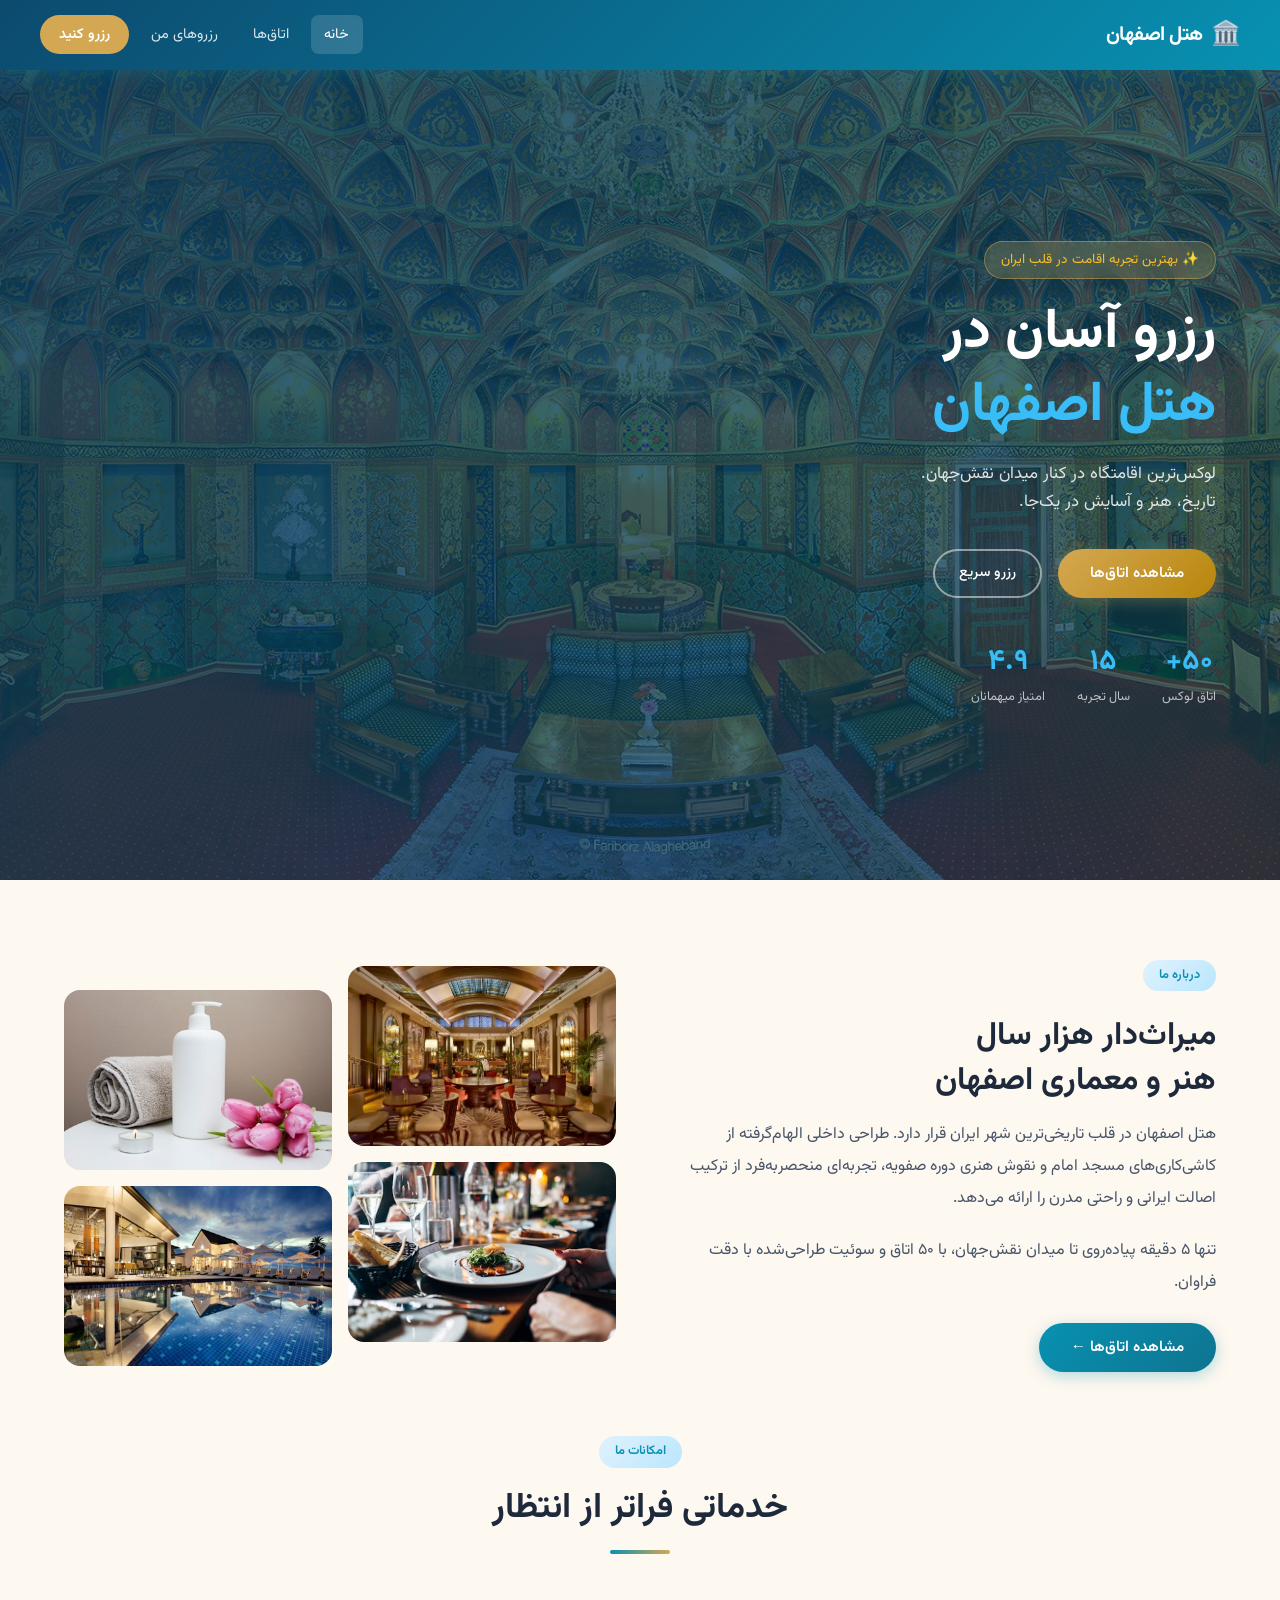
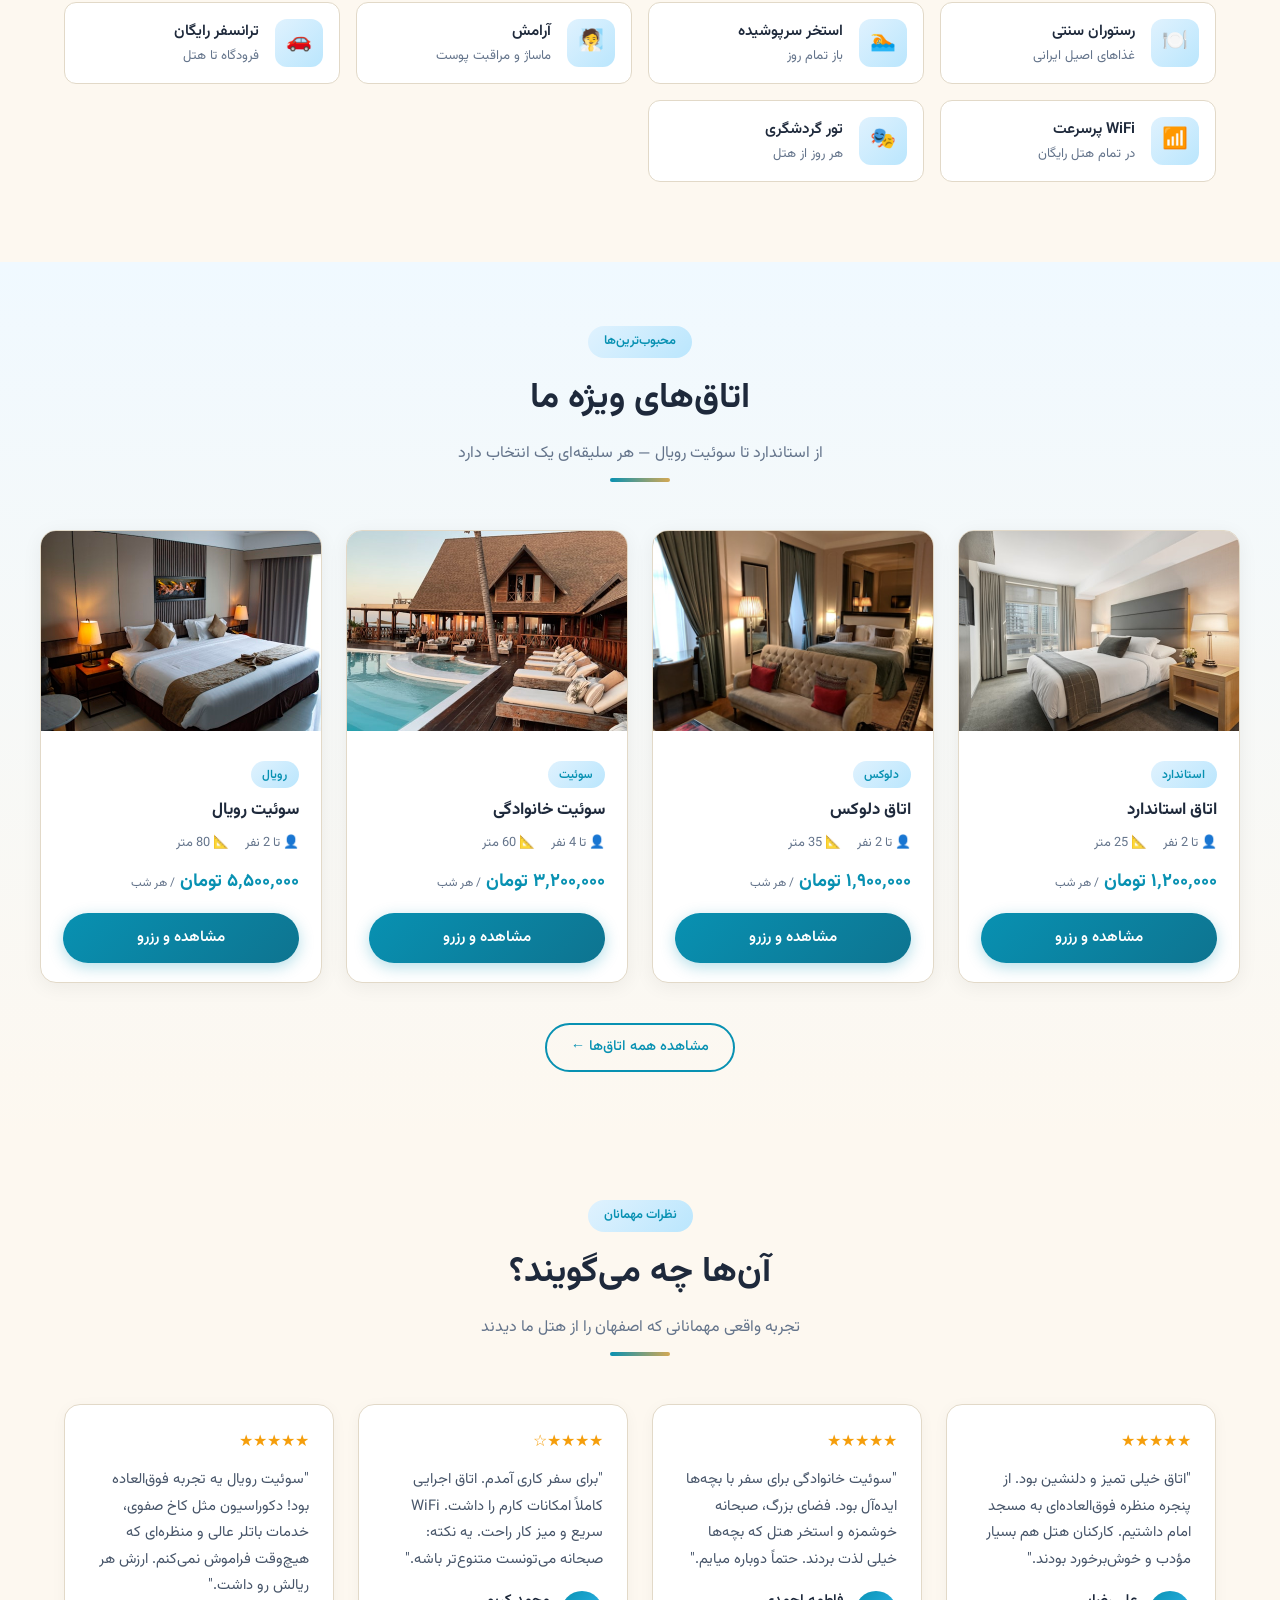
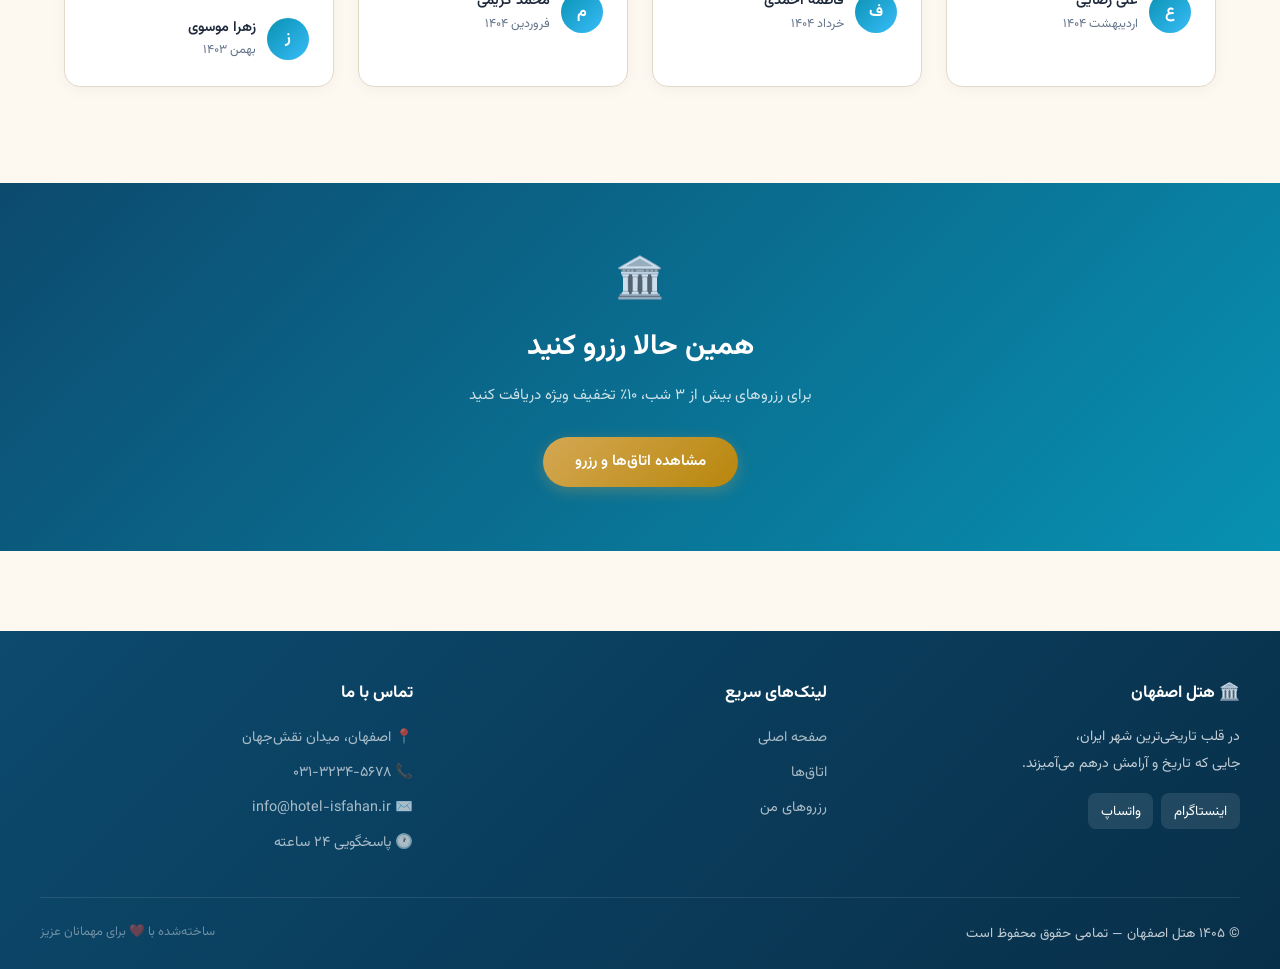
<file: index.html>
<!DOCTYPE html>
<html lang="fa" dir="rtl">
<head>
  <meta charset="UTF-8" />
  <meta name="viewport" content="width=device-width, initial-scale=1.0" />
  <title>هتل اصفهان — رزرو آسان</title>
  <link rel="stylesheet" href="css/style.css" />
  <link rel="icon" type="image/ico" href="image/fav.ico" />
</head>
<body>

  <nav class="navbar">
    <div class="navbar-inner">
      <a href="index.html" class="navbar-logo">
        <span class="logo-icon">🏛️</span>
        <span>هتل اصفهان</span>
      </a>

      <ul class="navbar-links">
        <li><a href="index.html" class="active">خانه</a></li>
        <li><a href="rooms.html">اتاق‌ها</a></li>
        <li><a href="my-bookings.html">رزروهای من</a></li>
        <li><a href="rooms.html" class="btn-nav-book">رزرو کنید</a></li>
      </ul>

      <button class="menu-btn" id="menuBtn" type="button" aria-label="منو" aria-expanded="false">
        <span class="menu-icon-open">☰</span>
        <span class="menu-icon-close">✕</span>
      </button>
    </div>

    <div class="mobile-menu" id="mobileMenu">
      <a href="index.html"><span class="mm-icon">🏠</span> خانه</a>
      <a href="rooms.html"><span class="mm-icon">🛏️</span> اتاق‌ها</a>
      <a href="my-bookings.html"><span class="mm-icon">📋</span> رزروهای من</a>
      <a href="rooms.html" class="btn-mobile-book">رزرو کنید</a>
    </div>
  </nav>

  <section class="hero">
    <div class="hero-bg"></div>
    <div class="hero-overlay"></div>

    <div class="hero-content">
      <div class="hero-badge fade-in">✨ بهترین تجربه اقامت در قلب ایران</div>
      <h1 class="fade-in fade-in-delay-1">
        رزرو آسان در<br/>
        <span class="accent">هتل اصفهان</span>
      </h1>
      <p class="fade-in fade-in-delay-2">
        لوکس‌ترین اقامتگاه در کنار میدان نقش‌جهان.<br/>
        تاریخ، هنر و آسایش در یک‌جا.
      </p>
      <div class="flex gap-4 flex-wrap fade-in fade-in-delay-3">
        <a href="rooms.html" class="btn-gold">مشاهده اتاق‌ها</a>
        <a href="rooms.html" class="btn-outline text-white" style="border-color:rgba(255,255,255,0.5)">رزرو سریع</a>
      </div>

      <!-- آمار کوچک -->
      <div class="flex gap-8 mt-10 fade-in fade-in-delay-4" style="flex-wrap:wrap;">
        <div style="color:white; text-align:center;">
          <div style="font-size:1.8rem; font-weight:700; color:#38bdf8;">۵۰+</div>
          <div style="font-size:0.8rem; color:rgba(255,255,255,0.7);">اتاق لوکس</div>
        </div>
        <div style="color:white; text-align:center;">
          <div style="font-size:1.8rem; font-weight:700; color:#38bdf8;">۱۵</div>
          <div style="font-size:0.8rem; color:rgba(255,255,255,0.7);">سال تجربه</div>
        </div>
        <div style="color:white; text-align:center;">
          <div style="font-size:1.8rem; font-weight:700; color:#38bdf8;">۴.۹</div>
          <div style="font-size:0.8rem; color:rgba(255,255,255,0.7);">امتیاز میهمانان</div>
        </div>
      </div>
    </div>
  </section>

  <section style="padding: 5rem 1.5rem; max-width:1200px; margin:0 auto;">
    <div style="display:grid; grid-template-columns:1fr 1fr; gap:3rem; align-items:center;">
      <div>
        <div class="section-badge">درباره ما</div>
        <h2 style="font-size:clamp(1.5rem,3vw,2rem); font-weight:700; margin:0.7rem 0 1rem; line-height:1.4;">
          میراث‌دار هزار سال<br/>هنر و معماری اصفهان
        </h2>
        <p style="color:#475569; line-height:2; margin-bottom:1.2rem;">
          هتل اصفهان در قلب تاریخی‌ترین شهر ایران قرار دارد.
          طراحی داخلی الهام‌گرفته از کاشی‌کاری‌های مسجد امام و نقوش هنری دوره صفویه،
          تجربه‌ای منحصربه‌فرد از ترکیب اصالت ایرانی و راحتی مدرن را ارائه می‌دهد.
        </p>
        <p style="color:#475569; line-height:2; margin-bottom:1.5rem;">
          تنها ۵ دقیقه پیاده‌روی تا میدان نقش‌جهان،
          با ۵۰ اتاق و سوئیت طراحی‌شده با دقت فراوان.
        </p>
        <a href="rooms.html" class="btn-primary">مشاهده اتاق‌ها ←</a>
      </div>

      <div style="display:grid; grid-template-columns:1fr 1fr; gap:1rem;">
        <img src="image/lobby.png"
             alt="فضای داخلی هتل"
             style="width:100%; border-radius:16px; height:180px; object-fit:cover;" />
        <img src="image/service.jpg"
             alt="لابی هتل"
             style="width:100%; border-radius:16px; height:180px; object-fit:cover; margin-top:1.5rem;" />
        <img src="image/food.jpg"
             alt="رستوران هتل"
             style="width:100%; border-radius:16px; height:180px; object-fit:cover; margin-top:-1.5rem;" />
        <img src="image/out.jpg"
             alt="استخر هتل"
             style="width:100%; border-radius:16px; height:180px; object-fit:cover;" />
      </div>
    </div>

    <div style="margin-top:4rem;">
      <div class="section-header">
        <div class="section-badge">امکانات ما</div>
        <h2>خدماتی فراتر از انتظار</h2>
        <div class="section-divider"></div>
      </div>
      <div style="display:grid; grid-template-columns:repeat(auto-fit,minmax(220px,1fr)); gap:1rem;">
        <div class="feature-item">
          <div class="feature-icon">🍽️</div>
          <div>
            <div style="font-weight:600; font-size:0.95rem;">رستوران سنتی</div>
            <div style="font-size:0.82rem; color:#64748b;">غذاهای اصیل ایرانی</div>
          </div>
        </div>
        <div class="feature-item">
          <div class="feature-icon">🏊</div>
          <div>
            <div style="font-weight:600; font-size:0.95rem;">استخر سرپوشیده</div>
            <div style="font-size:0.82rem; color:#64748b;">باز تمام روز</div>
          </div>
        </div>
        <div class="feature-item">
          <div class="feature-icon">🧖</div>
          <div>
            <div style="font-weight:600; font-size:0.95rem;"> آرامش</div>
            <div style="font-size:0.82rem; color:#64748b;">ماساژ و مراقبت پوست</div>
          </div>
        </div>
        <div class="feature-item">
          <div class="feature-icon">🚗</div>
          <div>
            <div style="font-weight:600; font-size:0.95rem;">ترانسفر رایگان</div>
            <div style="font-size:0.82rem; color:#64748b;">فرودگاه تا هتل</div>
          </div>
        </div>
        <div class="feature-item">
          <div class="feature-icon">📶</div>
          <div>
            <div style="font-weight:600; font-size:0.95rem;">WiFi پرسرعت</div>
            <div style="font-size:0.82rem; color:#64748b;">در تمام هتل رایگان</div>
          </div>
        </div>
        <div class="feature-item">
          <div class="feature-icon">🎭</div>
          <div>
            <div style="font-weight:600; font-size:0.95rem;">تور گردشگری</div>
            <div style="font-size:0.82rem; color:#64748b;">هر روز از هتل</div>
          </div>
        </div>
      </div>
    </div>
  </section>

  <section style="padding:4rem 1.5rem; background:linear-gradient(180deg, #f0f9ff 0%, #fdf8f0 100%);">
    <div style="max-width:1200px; margin:0 auto;">
      <div class="section-header">
        <div class="section-badge">محبوب‌ترین‌ها</div>
        <h2>اتاق‌های ویژه ما</h2>
        <p>از استاندارد تا سوئیت رویال — هر سلیقه‌ای یک انتخاب دارد</p>
        <div class="section-divider"></div>
      </div>

      <div class="rooms-grid" id="popularRooms"></div>

      <div style="text-align:center; margin-top:2.5rem;">
        <a href="rooms.html" class="btn-outline">مشاهده همه اتاق‌ها ←</a>
      </div>
    </div>
  </section>

  <section style="padding:4rem 1.5rem; max-width:1200px; margin:0 auto;">
    <div class="section-header">
      <div class="section-badge">نظرات مهمانان</div>
      <h2>آن‌ها چه می‌گویند؟</h2>
      <p>تجربه واقعی مهمانانی که اصفهان را از هتل ما دیدند</p>
      <div class="section-divider"></div>
    </div>

    <div style="display:grid; grid-template-columns:repeat(auto-fit,minmax(260px,1fr)); gap:1.5rem;">
      <!-- نظر ۱ -->
      <div class="review-card">
        <div class="stars">★★★★★</div>
        <p class="review-text">
          "اتاق خیلی تمیز و دلنشین بود. از پنجره منظره فوق‌العاده‌ای به مسجد امام داشتیم.
          کارکنان هتل هم بسیار مؤدب و خوش‌برخورد بودند."
        </p>
        <div class="reviewer">
          <div class="reviewer-avatar">ع</div>
          <div>
            <div class="reviewer-name">علی رضایی</div>
            <div class="reviewer-date">اردیبهشت ۱۴۰۴</div>
          </div>
        </div>
      </div>

      <!-- نظر ۲ -->
      <div class="review-card">
        <div class="stars">★★★★★</div>
        <p class="review-text">
          "سوئیت خانوادگی برای سفر با بچه‌ها ایده‌آل بود. فضای بزرگ،
          صبحانه خوشمزه و استخر هتل که بچه‌ها خیلی لذت بردند. حتماً دوباره میایم."
        </p>
        <div class="reviewer">
          <div class="reviewer-avatar">ف</div>
          <div>
            <div class="reviewer-name">فاطمه احمدی</div>
            <div class="reviewer-date">خرداد ۱۴۰۴</div>
          </div>
        </div>
      </div>

      <!-- نظر ۳ -->
      <div class="review-card">
        <div class="stars">★★★★☆</div>
        <p class="review-text">
          "برای سفر کاری آمدم. اتاق اجرایی کاملاً امکانات کارم را داشت.
          WiFi سریع و میز کار راحت. یه نکته: صبحانه می‌تونست متنوع‌تر باشه."
        </p>
        <div class="reviewer">
          <div class="reviewer-avatar">م</div>
          <div>
            <div class="reviewer-name">محمد کریمی</div>
            <div class="reviewer-date">فروردین ۱۴۰۴</div>
          </div>
        </div>
      </div>

      <!-- نظر ۴ -->
      <div class="review-card">
        <div class="stars">★★★★★</div>
        <p class="review-text">
          "سوئیت رویال یه تجربه فوق‌العاده بود! دکوراسیون مثل کاخ صفوی،
          خدمات باتلر عالی و منظره‌ای که هیچ‌وقت فراموش نمی‌کنم. ارزش هر ریالش رو داشت."
        </p>
        <div class="reviewer">
          <div class="reviewer-avatar">ز</div>
          <div>
            <div class="reviewer-name">زهرا موسوی</div>
            <div class="reviewer-date">بهمن ۱۴۰۳</div>
          </div>
        </div>
      </div>
    </div>
  </section>

  <section style="background:linear-gradient(135deg, #0c4a6e 0%, #0891b2 100%); padding:4rem 1.5rem; text-align:center; margin-top:2rem;">
    <div style="max-width:600px; margin:0 auto; color:white;">
      <div style="font-size:2.5rem; margin-bottom:0.5rem;">🏛️</div>
      <h2 style="font-size:1.8rem; font-weight:700; margin-bottom:0.7rem;">
        همین حالا رزرو کنید
      </h2>
      <p style="color:rgba(255,255,255,0.8); margin-bottom:1.8rem; font-size:0.95rem;">
        برای رزروهای بیش از ۳ شب، ۱۰٪ تخفیف ویژه دریافت کنید
      </p>
      <a href="rooms.html" class="btn-gold">مشاهده اتاق‌ها و رزرو</a>
    </div>
  </section>

  <footer>
    <div class="footer-inner">
      <div class="footer-grid">
        <div>
          <div class="footer-title">🏛️ هتل اصفهان</div>
          <p style="font-size:0.88rem; line-height:1.9; margin-bottom:1rem;">
            در قلب تاریخی‌ترین شهر ایران،<br/>
            جایی که تاریخ و آرامش درهم می‌آمیزند.
          </p>
          <div style="display:flex; gap:0.5rem;">
            <a href="#" style="background:rgba(255,255,255,0.1); padding:0.4rem 0.8rem; border-radius:8px; color:white; text-decoration:none; font-size:0.85rem;">اینستاگرام</a>
            <a href="#" style="background:rgba(255,255,255,0.1); padding:0.4rem 0.8rem; border-radius:8px; color:white; text-decoration:none; font-size:0.85rem;">واتساپ</a>
          </div>
        </div>
        <div>
          <div class="footer-title">لینک‌های سریع</div>
          <ul class="footer-links">
            <li><a href="index.html">صفحه اصلی</a></li>
            <li><a href="rooms.html">اتاق‌ها</a></li>
            <li><a href="my-bookings.html">رزروهای من</a></li>
          </ul>
        </div>
        <div>
          <div class="footer-title">تماس با ما</div>
          <ul class="footer-links">
            <li><a href="#">📍 اصفهان، میدان نقش‌جهان</a></li>
            <li><a href="#">📞 ۰۳۱-۳۲۳۴-۵۶۷۸</a></li>
            <li><a href="#">✉️ info@hotel-isfahan.ir</a></li>
            <li><a href="#">🕐 پاسخگویی ۲۴ ساعته</a></li>
          </ul>
        </div>
      </div>
      <div class="footer-bottom">
        <span>© ۱۴۰۵ هتل اصفهان — تمامی حقوق محفوظ است</span>
        <span style="color:rgba(255,255,255,0.4); font-size:0.8rem;">ساخته‌شده با ❤️ برای مهمانان عزیز</span>
      </div>
    </div>
  </footer>

  <script src="js/script.js"></script>
</body>
</html>
</file>
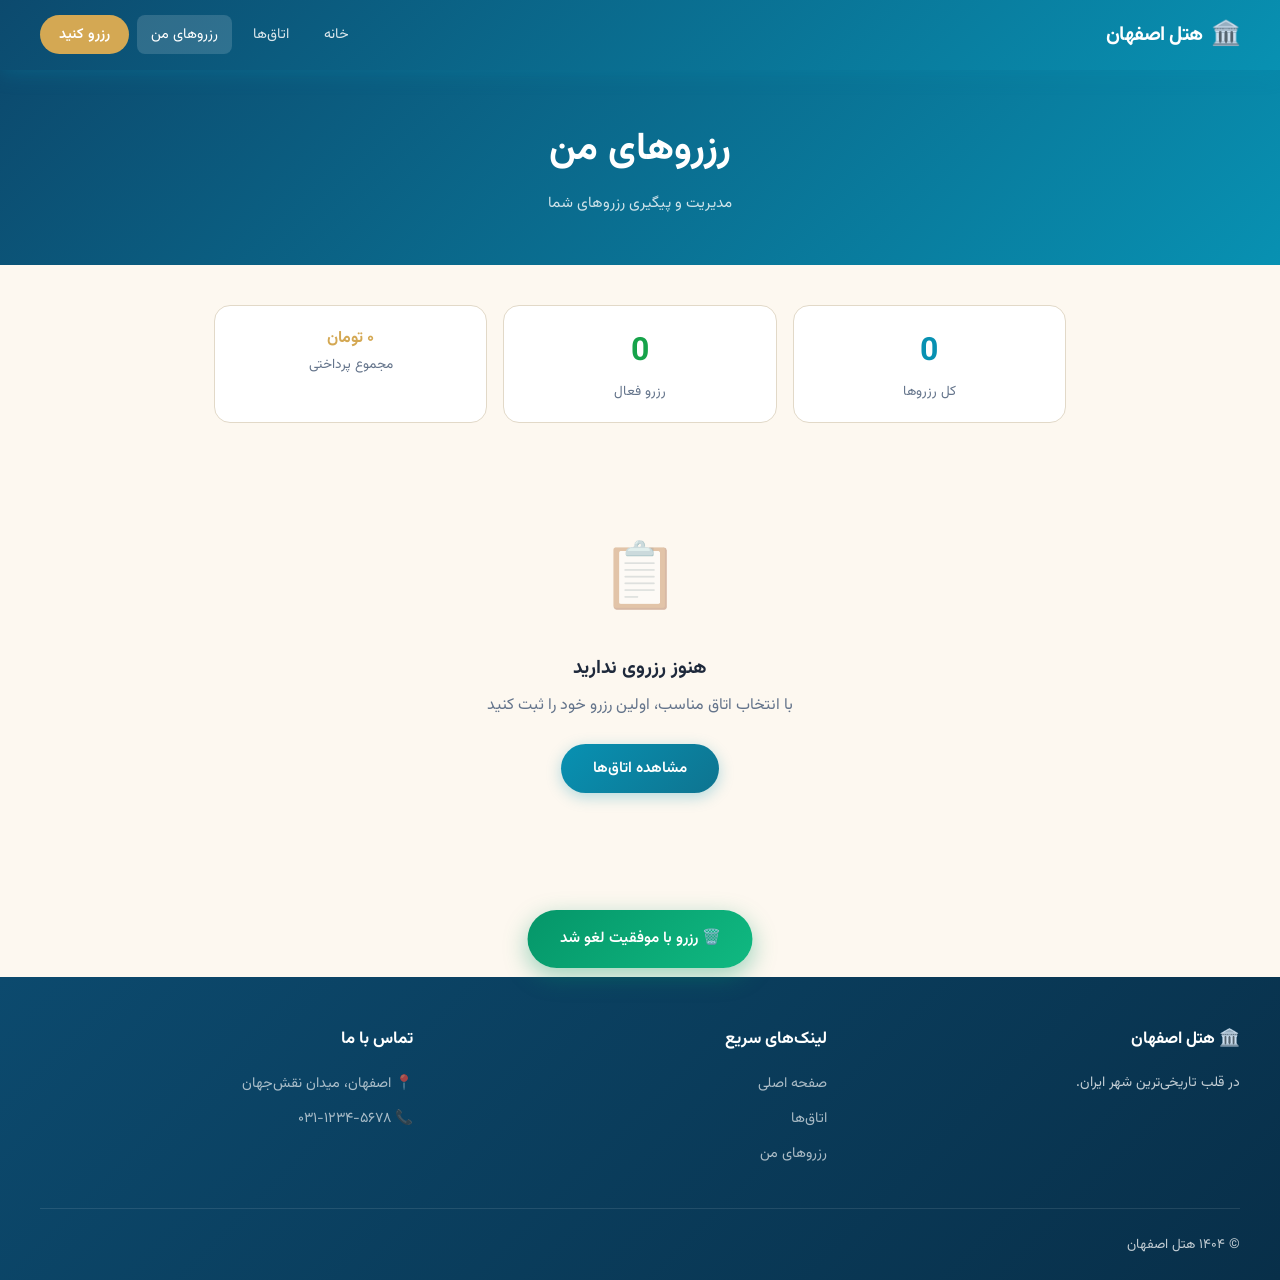
<file: my-bookings.html>
<!DOCTYPE html>
<html lang="fa" dir="rtl">
<head>
  <meta charset="UTF-8" />
  <meta name="viewport" content="width=device-width, initial-scale=1.0" />
  <title>رزروهای من — هتل اصفهان</title>
  <link rel="stylesheet" href="css/style.css" />
  <link rel="icon" type="image/ico" href="image/fav.ico" />
  <style>
    /* مودال پیش‌فرض مخفی است */
    #cancelModal { display: none; }
  </style>
</head>
<body>

  <!-- نوار ناوبری -->
  <nav class="navbar">
    <div class="navbar-inner">
      <a href="index.html" class="navbar-logo">
        <span class="logo-icon">🏛️</span>
        <span>هتل اصفهان</span>
      </a>
      <ul class="navbar-links">
        <li><a href="index.html">خانه</a></li>
        <li><a href="rooms.html">اتاق‌ها</a></li>
        <li><a href="my-bookings.html" class="active">رزروهای من</a></li>
        <li><a href="rooms.html" class="btn-nav-book">رزرو کنید</a></li>
      </ul>
      <button class="menu-btn" id="menuBtn" type="button" aria-label="منو" aria-expanded="false">
        <span class="menu-icon-open">☰</span>
        <span class="menu-icon-close">✕</span>
      </button>
    </div>
    <div class="mobile-menu" id="mobileMenu">
      <a href="index.html"><span class="mm-icon">🏠</span> خانه</a>
      <a href="rooms.html"><span class="mm-icon">🛏️</span> اتاق‌ها</a>
      <a href="my-bookings.html"><span class="mm-icon">📋</span> رزروهای من</a>
      <a href="rooms.html" class="btn-mobile-book">رزرو کنید</a>
    </div>
  </nav>

  <!-- هدر -->
  <div style="background:linear-gradient(135deg,#0c4a6e,#0891b2);padding:3rem 1.5rem;text-align:center;color:white;">
    <h1 style="font-size:clamp(1.6rem,4vw,2.4rem);font-weight:700;margin-bottom:0.5rem;">رزروهای من</h1>
    <p style="color:rgba(255,255,255,0.8);font-size:0.95rem;">مدیریت و پیگیری رزروهای شما</p>
  </div>

  <div style="max-width:900px;margin:0 auto;padding:2.5rem 1.5rem;">
    <div id="statsRow" style="display:grid;grid-template-columns:repeat(3,1fr);gap:1rem;margin-bottom:2.5rem;"></div>
    <div id="bookingsList"></div>
    <div id="emptyState" class="empty-state" style="display:none;">
      <div class="empty-icon">📋</div>
      <h3>هنوز رزروی ندارید</h3>
      <p>با انتخاب اتاق مناسب، اولین رزرو خود را ثبت کنید</p>
      <a href="rooms.html" class="btn-primary" style="display:inline-block;margin-top:1.5rem;">مشاهده اتاق‌ها</a>
    </div>
  </div>

  <!-- مودال لغو رزرو — فقط با CSS کنترل display می‌شود -->
  <div id="cancelModal">
    <div style="position:fixed;inset:0;background:rgba(0,0,0,0.55);z-index:200;display:flex;align-items:center;justify-content:center;" id="modalBackdrop">
      <div style="background:white;border-radius:20px;padding:2rem;max-width:400px;width:90%;text-align:center;box-shadow:0 20px 60px rgba(0,0,0,0.3);">
        <div style="font-size:3rem;margin-bottom:1rem;">⚠️</div>
        <h3 style="font-size:1.2rem;font-weight:700;margin-bottom:0.7rem;color:#1e293b;">لغو رزرو</h3>
        <p style="color:#64748b;font-size:0.92rem;margin-bottom:1.5rem;">آیا مطمئن هستید که می‌خواهید این رزرو را لغو کنید؟</p>
        <div style="display:flex;gap:1rem;justify-content:center;">
          <button class="btn-danger" id="confirmCancelBtn">بله، لغو کن</button>
          <button class="btn-outline" id="closeCancelBtn">خیر، برگشت</button>
        </div>
      </div>
    </div>
  </div>

  <!-- پیام موفقیت -->
  <div class="success-toast" id="successToast">🗑️ رزرو با موفقیت لغو شد</div>

  <!-- فوتر -->
  <footer>
    <div class="footer-inner">
      <div class="footer-grid">
        <div>
          <div class="footer-title">🏛️ هتل اصفهان</div>
          <p style="font-size:0.88rem;line-height:1.9;">در قلب تاریخی‌ترین شهر ایران.</p>
        </div>
        <div>
          <div class="footer-title">لینک‌های سریع</div>
          <ul class="footer-links">
            <li><a href="index.html">صفحه اصلی</a></li>
            <li><a href="rooms.html">اتاق‌ها</a></li>
            <li><a href="my-bookings.html">رزروهای من</a></li>
          </ul>
        </div>
        <div>
          <div class="footer-title">تماس با ما</div>
          <ul class="footer-links">
            <li><a href="#">📍 اصفهان، میدان نقش‌جهان</a></li>
            <li><a href="#">📞 ۰۳۱-۱۲۳۴-۵۶۷۸</a></li>
          </ul>
        </div>
      </div>
      <div class="footer-bottom"><span>© ۱۴۰۴ هتل اصفهان</span></div>
    </div>
  </footer>

  <script src="js/script.js"></script>
</body>
</html>
</file>
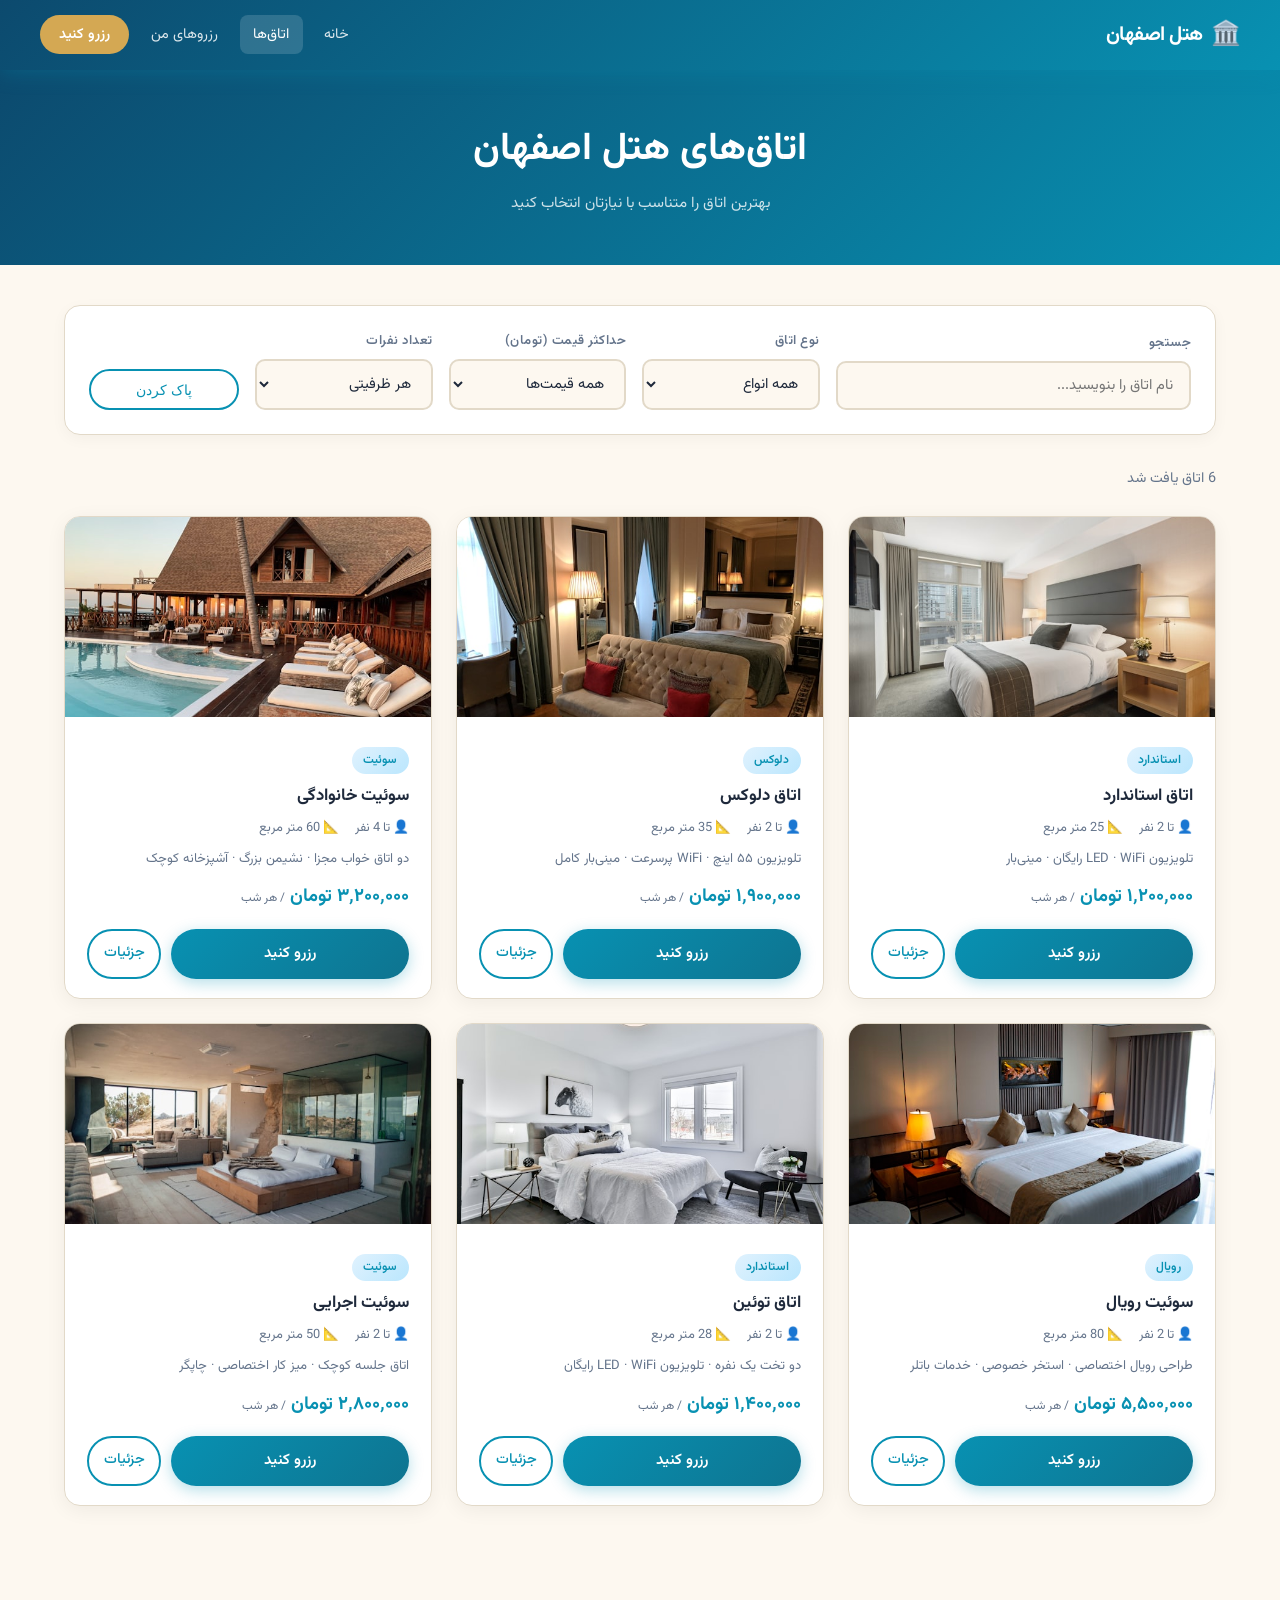
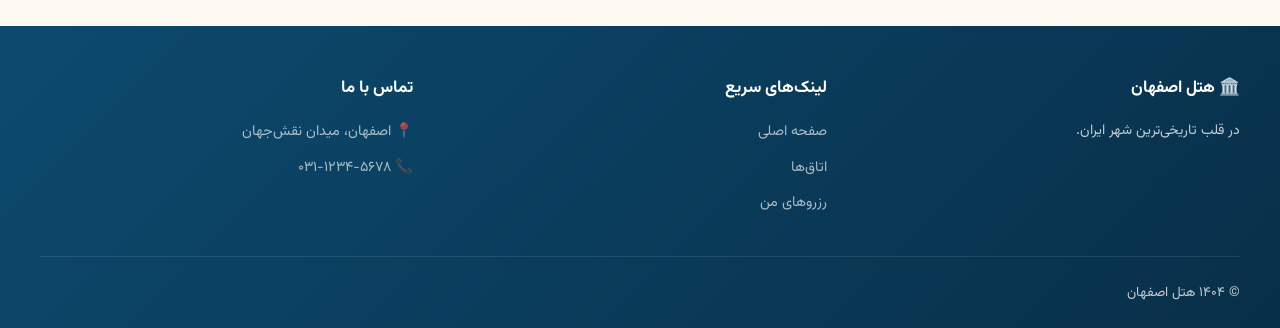
<file: rooms.html>
<!DOCTYPE html>
<html lang="fa" dir="rtl">
<head>
  <meta charset="UTF-8" />
  <meta name="viewport" content="width=device-width, initial-scale=1.0" />
  <title>اتاق‌ها — هتل اصفهان</title>
  <link rel="stylesheet" href="css/style.css" />
  <link rel="icon" type="image/ico" href="image/fav.ico" />
</head>
<body>

  <!-- نوار ناوبری -->
  <nav class="navbar">
    <div class="navbar-inner">
      <a href="index.html" class="navbar-logo">
        <span class="logo-icon">🏛️</span>
        <span>هتل اصفهان</span>
      </a>
      <ul class="navbar-links">
        <li><a href="index.html">خانه</a></li>
        <li><a href="rooms.html" class="active">اتاق‌ها</a></li>
        <li><a href="my-bookings.html">رزروهای من</a></li>
        <li><a href="rooms.html" class="btn-nav-book">رزرو کنید</a></li>
      </ul>
      <button class="menu-btn" id="menuBtn" type="button" aria-label="منو" aria-expanded="false">
        <span class="menu-icon-open">☰</span>
        <span class="menu-icon-close">✕</span>
      </button>
    </div>
    <div class="mobile-menu" id="mobileMenu">
      <a href="index.html"><span class="mm-icon">🏠</span> خانه</a>
      <a href="rooms.html"><span class="mm-icon">🛏️</span> اتاق‌ها</a>
      <a href="my-bookings.html"><span class="mm-icon">📋</span> رزروهای من</a>
      <a href="rooms.html" class="btn-mobile-book">رزرو کنید</a>
    </div>
  </nav>

  <!-- هدر صفحه -->
  <div style="background:linear-gradient(135deg,#0c4a6e,#0891b2);padding:3rem 1.5rem;text-align:center;color:white;">
    <h1 style="font-size:clamp(1.6rem,4vw,2.4rem);font-weight:700;margin-bottom:0.5rem;">اتاق‌های هتل اصفهان</h1>
    <p style="color:rgba(255,255,255,0.8);font-size:0.95rem;">بهترین اتاق را متناسب با نیازتان انتخاب کنید</p>
  </div>

  <div style="max-width:1200px;margin:0 auto;padding:2.5rem 1.5rem;">

    <!-- نوار فیلتر و جستجو -->
    <div class="filter-bar">
      <!-- جستجو -->
      <div class="filter-group" style="flex:2;">
        <label class="filter-label">جستجو</label>
        <input
          type="text"
          id="searchInput"
          class="form-input"
          placeholder="نام اتاق را بنویسید..."
        />
      </div>

      <!-- فیلتر نوع اتاق -->
      <div class="filter-group">
        <label class="filter-label">نوع اتاق</label>
        <select id="typeFilter" class="form-select">
          <option value="all">همه انواع</option>
          <option value="standard">استاندارد</option>
          <option value="deluxe">دلوکس</option>
          <option value="suite">سوئیت</option>
          <option value="royal">رویال</option>
        </select>
      </div>

      <!-- فیلتر قیمت -->
      <div class="filter-group">
        <label class="filter-label">حداکثر قیمت (تومان)</label>
        <select id="priceFilter" class="form-select">
          <option value="99999999">همه قیمت‌ها</option>
          <option value="1500000">تا ۱,۵۰۰,۰۰۰</option>
          <option value="2500000">تا ۲,۵۰۰,۰۰۰</option>
          <option value="4000000">تا ۴,۰۰۰,۰۰۰</option>
          <option value="6000000">تا ۶,۰۰۰,۰۰۰</option>
        </select>
      </div>

      <!-- فیلتر ظرفیت -->
      <div class="filter-group">
        <label class="filter-label">تعداد نفرات</label>
        <select id="capacityFilter" class="form-select">
          <option value="0">هر ظرفیتی</option>
          <option value="1">۱ نفر</option>
          <option value="2">۲ نفر</option>
          <option value="3">۳ نفر</option>
          <option value="4">۴ نفر یا بیشتر</option>
        </select>
      </div>

      <!-- دکمه ریست -->
      <div class="filter-group" style="flex:0 0 auto;">
        <label class="filter-label">&nbsp;</label>
        <button id="resetBtn" class="btn-outline" style="width:100%;">پاک کردن</button>
      </div>
    </div>

    <!-- تعداد نتایج -->
    <div style="margin-bottom:1.5rem;color:#64748b;font-size:0.9rem;" id="resultCount"></div>

    <!-- گرید اتاق‌ها -->
    <div class="rooms-grid" id="roomsGrid"></div>

    <!-- حالت خالی -->
    <div id="emptyState" class="empty-state" style="display:none;">
      <div class="empty-icon">🔍</div>
      <h3>اتاقی پیدا نشد</h3>
      <p>فیلترهای جستجو را تغییر دهید یا همه را پاک کنید</p>
      <button onclick="resetFilters()" class="btn-primary" style="margin-top:1rem;">پاک کردن فیلترها</button>
    </div>

  </div>

  <!-- فوتر -->
  <footer>
    <div class="footer-inner">
      <div class="footer-grid">
        <div>
          <div class="footer-title">🏛️ هتل اصفهان</div>
          <p style="font-size:0.88rem;line-height:1.9;">در قلب تاریخی‌ترین شهر ایران.</p>
        </div>
        <div>
          <div class="footer-title">لینک‌های سریع</div>
          <ul class="footer-links">
            <li><a href="index.html">صفحه اصلی</a></li>
            <li><a href="rooms.html">اتاق‌ها</a></li>
            <li><a href="my-bookings.html">رزروهای من</a></li>
          </ul>
        </div>
        <div>
          <div class="footer-title">تماس با ما</div>
          <ul class="footer-links">
            <li><a href="#">📍 اصفهان، میدان نقش‌جهان</a></li>
            <li><a href="#">📞 ۰۳۱-۱۲۳۴-۵۶۷۸</a></li>
          </ul>
        </div>
      </div>
      <div class="footer-bottom">
        <span>© ۱۴۰۴ هتل اصفهان</span>
      </div>
    </div>
  </footer>

  <script src="js/script.js"></script>
</body>
</html>
</file>
<file: css/style.css>
/* ============================================================
   فایل استایل اختصاصی هتل اصفهان
   رنگ‌های اصلی:
   - فیروزه‌ای: #0891b2 (cyan-600)
   - آبی روشن: #38bdf8 (sky-400)
   - کرم/طلایی: #d4a853
   - پس‌زمینه کرم: #fdf8f0
   ============================================================ */

@font-face {
  font-family: 'Vazirmatn';
  src: url('../fonts/Vazirmatn-Light.woff2') format('woff2');
  font-weight: 300;
  font-style: normal;
  font-display: swap;
}
@font-face {
  font-family: 'Vazirmatn';
  src: url('../fonts/Vazirmatn-Regular.woff2') format('woff2');
  font-weight: 400;
  font-style: normal;
  font-display: swap;
}
@font-face {
  font-family: 'Vazirmatn';
  src: url('../fonts/Vazirmatn-Medium.woff2') format('woff2');
  font-weight: 500;
  font-style: normal;
  font-display: swap;
}
@font-face {
  font-family: 'Vazirmatn';
  src: url('../fonts/Vazirmatn-SemiBold.woff2') format('woff2');
  font-weight: 600;
  font-style: normal;
  font-display: swap;
}
@font-face {
  font-family: 'Vazirmatn';
  src: url('../fonts/Vazirmatn-Bold.woff2') format('woff2');
  font-weight: 700;
  font-style: normal;
  font-display: swap;
}

* {
  box-sizing: border-box;
  margin: 0;
  padding: 0;
}

body {
  font-family: 'Vazirmatn', sans-serif;
  direction: rtl;
  background-color: #fdf8f0;
  color: #1e293b;
  line-height: 1.7;
}

img { max-width: 100%; }

a { color: inherit; }

/* --- رنگ‌های سفارشی --- */
:root {
  --color-teal: #0891b2;
  --color-teal-light: #38bdf8;
  --color-gold: #d4a853;
  --color-gold-light: #f0d080;
  --color-cream: #fdf8f0;
  --color-dark: #1e293b;
  --color-gray: #64748b;
  --color-border: #e2d9c8;
}

/* --- نوار ناوبری --- */
.navbar {
  background: linear-gradient(135deg, #0c4a6e 0%, #0891b2 100%);
  padding: 0 1.5rem;
  position: sticky;
  top: 0;
  z-index: 100;
  box-shadow: 0 2px 20px rgba(8, 145, 178, 0.3);
}

.navbar-inner {
  max-width: 1200px;
  margin: 0 auto;
  display: flex;
  align-items: center;
  justify-content: space-between;
  height: 70px;
}

.navbar-logo {
  display: flex;
  align-items: center;
  gap: 0.5rem;
  color: white;
  text-decoration: none;
}

.navbar-logo span {
  font-size: 1.25rem;
  font-weight: 700;
  letter-spacing: -0.5px;
}

.navbar-logo .logo-icon {
  font-size: 1.5rem;
}

.navbar-links {
  display: flex;
  gap: 0.5rem;
  list-style: none;
}

.navbar-links a {
  color: rgba(255,255,255,0.85);
  text-decoration: none;
  padding: 0.5rem 0.85rem;
  border-radius: 8px;
  font-size: 0.9rem;
  transition: all 0.2s ease;
}

.navbar-links a:hover, .navbar-links a.active {
  color: white;
  background: rgba(255,255,255,0.15);
}

.btn-nav-book {
  background: var(--color-gold);
  color: white !important;
  font-weight: 600;
  padding: 0.5rem 1.2rem !important;
  border-radius: 20px !important;
}

.btn-nav-book:hover {
  background: var(--color-gold-light) !important;
  color: var(--color-dark) !important;
}

/* --- دکمه همبرگر (فقط موبایل) --- */
.menu-btn {
  display: none;
  background: transparent;
  border: 0;
  padding: 0.5rem;
  color: white;
  font-size: 1.5rem;
  cursor: pointer;
  line-height: 1;
  border-radius: 8px;
  transition: background 0.2s;
}

.menu-btn:hover {
  background: rgba(255,255,255,0.12);
}

/* تغییر آیکون وقتی منو باز است */
.menu-btn.is-open .menu-icon-open { display: none; }
.menu-btn .menu-icon-close { display: none; }
.menu-btn.is-open .menu-icon-close { display: inline; }

/* --- منوی موبایل (drawer ساده) --- */
.mobile-menu {
  display: none;
  background: linear-gradient(180deg, #0c4a6e 0%, #082f49 100%);
  border-top: 1px solid rgba(255,255,255,0.08);
  padding: 0.5rem 0;
  animation: slideDown 0.25s ease;
}

.mobile-menu.is-open {
  display: block;
}

.mobile-menu a {
  display: flex;
  align-items: center;
  gap: 0.6rem;
  color: rgba(255,255,255,0.9);
  text-decoration: none;
  padding: 0.95rem 1.5rem;
  font-size: 0.95rem;
  border-bottom: 1px solid rgba(255,255,255,0.08);
  transition: background 0.15s, color 0.15s;
}

.mobile-menu a:last-child { border-bottom: 0; }

.mobile-menu a:hover,
.mobile-menu a.active {
  background: rgba(8, 145, 178, 0.25);
  color: #fff;
}

.mobile-menu a .mm-icon {
  width: 22px;
  text-align: center;
  opacity: 0.85;
}

.mobile-menu a.btn-mobile-book {
  margin: 0.75rem 1.5rem;
  background: linear-gradient(135deg, #d4a853, #b8860b);
  color: #fff;
  font-weight: 600;
  border-radius: 20px;
  justify-content: center;
  padding: 0.8rem 1rem;
  border-bottom: 0;
}

.mobile-menu a.btn-mobile-book:hover {
  background: linear-gradient(135deg, #f0d080, #d4a853);
  color: #1e293b;
}

@keyframes slideDown {
  from { opacity: 0; transform: translateY(-8px); }
  to   { opacity: 1; transform: translateY(0); }
}

/* بک‌دراپ تیره پشت منوی موبایل (روی موبایل) */
.mobile-backdrop {
  display: none;
  position: fixed;
  inset: 0;
  background: rgba(0, 0, 0, 0.4);
  z-index: 90;
  opacity: 0;
  transition: opacity 0.2s;
}

.mobile-backdrop.is-open {
  display: block;
  opacity: 1;
}

/* --- دکمه‌های اصلی --- */
.btn-primary {
  display: inline-block;
  background: linear-gradient(135deg, #0891b2, #0e7490);
  color: white;
  padding: 0.75rem 2rem;
  border-radius: 30px;
  text-decoration: none;
  font-weight: 600;
  font-size: 0.95rem;
  border: none;
  cursor: pointer;
  transition: all 0.3s ease;
  box-shadow: 0 4px 15px rgba(8, 145, 178, 0.3);
}

.btn-primary:hover {
  transform: translateY(-2px);
  box-shadow: 0 6px 20px rgba(8, 145, 178, 0.45);
  background: linear-gradient(135deg, #0e7490, #0891b2);
}

.btn-gold {
  display: inline-block;
  background: linear-gradient(135deg, #d4a853, #b8860b);
  color: white;
  padding: 0.75rem 2rem;
  border-radius: 30px;
  text-decoration: none;
  font-weight: 600;
  font-size: 0.95rem;
  border: none;
  cursor: pointer;
  transition: all 0.3s ease;
  box-shadow: 0 4px 15px rgba(212, 168, 83, 0.3);
}

.btn-gold:hover {
  transform: translateY(-2px);
  box-shadow: 0 6px 20px rgba(212, 168, 83, 0.45);
}

.btn-outline {
  display: inline-block;
  background: transparent;
  color: var(--color-teal);
  padding: 0.65rem 1.5rem;
  border-radius: 30px;
  text-decoration: none;
  font-weight: 500;
  font-size: 0.9rem;
  border: 2px solid var(--color-teal);
  cursor: pointer;
  transition: all 0.25s ease;
}

.btn-outline:hover {
  background: var(--color-teal);
  color: white;
}

.btn-danger {
  background: #ef4444;
  color: white;
  padding: 0.5rem 1.2rem;
  border-radius: 20px;
  border: none;
  cursor: pointer;
  font-family: inherit;
  font-size: 0.85rem;
  font-weight: 500;
  transition: background 0.2s;
}

.btn-danger:hover {
  background: #dc2626;
}

/* --- کارت اتاق --- */
.room-card {
  background: white;
  border-radius: 16px;
  overflow: hidden;
  box-shadow: 0 4px 20px rgba(0,0,0,0.06);
  transition: all 0.3s ease;
  border: 1px solid var(--color-border);
}

.room-card:hover {
  transform: translateY(-5px);
  box-shadow: 0 12px 35px rgba(8, 145, 178, 0.15);
  border-color: rgba(8, 145, 178, 0.2);
}

.room-card img {
  width: 100%;
  height: 200px;
  object-fit: cover;
  transition: transform 0.4s ease;
}

.room-card:hover img {
  transform: scale(1.05);
}

.room-card-body {
  padding: 1.2rem 1.4rem;
}

.room-type-badge {
  display: inline-block;
  background: linear-gradient(135deg, #e0f2fe, #bae6fd);
  color: var(--color-teal);
  padding: 0.2rem 0.7rem;
  border-radius: 20px;
  font-size: 0.75rem;
  font-weight: 600;
  margin-bottom: 0.5rem;
}

.room-name {
  font-size: 1.05rem;
  font-weight: 700;
  color: var(--color-dark);
  margin-bottom: 0.3rem;
}

.room-meta {
  display: flex;
  gap: 1rem;
  font-size: 0.8rem;
  color: var(--color-gray);
  margin: 0.5rem 0;
}

.room-meta span {
  display: flex;
  align-items: center;
  gap: 0.3rem;
}

.room-price {
  font-size: 1.15rem;
  font-weight: 700;
  color: var(--color-teal);
  margin: 0.7rem 0 1rem;
}

.room-price small {
  font-size: 0.75rem;
  color: var(--color-gray);
  font-weight: 400;
}

/* --- هیرو --- */
.hero {
  position: relative;
  min-height: 90vh;
  display: flex;
  align-items: center;
  overflow: hidden;
}

.hero-bg {
  position: absolute;
  inset: 0;
  background-image: url('../image/main-banner.jpg');
  background-size: cover;
  background-position: center;
  filter: brightness(0.45);
  z-index: 0;
}

.hero-overlay {
  position: absolute;
  inset: 0;
  background: linear-gradient(135deg, rgba(8,73,110,0.7) 0%, rgba(8,145,178,0.3) 100%);
  z-index: 1;
}

.hero-content {
  position: relative;
  z-index: 2;
  max-width: 1200px;
  margin: 0 auto;
  padding: 2rem 1.5rem;
  width: 100%;
}

.hero-badge {
  display: inline-block;
  background: rgba(212, 168, 83, 0.2);
  border: 1px solid rgba(212, 168, 83, 0.5);
  color: #fbbf24;
  padding: 0.4rem 1rem;
  border-radius: 20px;
  font-size: 0.85rem;
  margin-bottom: 1.2rem;
  backdrop-filter: blur(10px);
}

.hero h1 {
  font-size: clamp(2rem, 5vw, 3.5rem);
  font-weight: 700;
  color: white;
  line-height: 1.3;
  margin-bottom: 1rem;
}

.hero h1 .accent {
  color: #38bdf8;
}

.hero p {
  font-size: 1.05rem;
  color: rgba(255,255,255,0.85);
  max-width: 540px;
  margin-bottom: 2rem;
}

/* --- utility classes جایگزین Tailwind (محدود، فقط چیزهایی که استفاده شده) --- */
.flex { display: flex; }
.flex-wrap { flex-wrap: wrap; }
.items-center { align-items: center; }
.gap-4 { gap: 1rem; }
.gap-8 { gap: 2rem; }
.mt-10 { margin-top: 2.5rem; }
.text-center { text-align: center; }
.text-white { color: white; }

/* --- بخش عنوان --- */
.section-header {
  text-align: center;
  margin-bottom: 3rem;
}

.section-badge {
  display: inline-block;
  background: linear-gradient(135deg, #e0f2fe, #bae6fd);
  color: var(--color-teal);
  padding: 0.3rem 1rem;
  border-radius: 20px;
  font-size: 0.8rem;
  font-weight: 600;
  margin-bottom: 0.7rem;
}

.section-header h2 {
  font-size: clamp(1.6rem, 3vw, 2.2rem);
  font-weight: 700;
  color: var(--color-dark);
  margin-bottom: 0.7rem;
}

.section-header p {
  color: var(--color-gray);
  max-width: 500px;
  margin: 0 auto;
}

.section-divider {
  width: 60px;
  height: 4px;
  background: linear-gradient(90deg, var(--color-teal), var(--color-gold));
  border-radius: 2px;
  margin: 0.7rem auto 0;
}

/* --- گرید اتاق‌ها --- */
.rooms-grid {
  display: grid;
  grid-template-columns: repeat(auto-fill, minmax(280px, 1fr));
  gap: 1.5rem;
}

/* --- کارت نظر --- */
.review-card {
  background: white;
  border-radius: 16px;
  padding: 1.5rem;
  border: 1px solid var(--color-border);
  box-shadow: 0 3px 15px rgba(0,0,0,0.04);
  transition: transform 0.2s ease;
}

.review-card:hover {
  transform: translateY(-3px);
}

.stars {
  color: #f59e0b;
  font-size: 1rem;
  margin-bottom: 0.7rem;
}

.review-text {
  color: #475569;
  font-size: 0.92rem;
  line-height: 1.8;
  margin-bottom: 1rem;
}

.reviewer {
  display: flex;
  align-items: center;
  gap: 0.7rem;
}

.reviewer-avatar {
  width: 42px;
  height: 42px;
  border-radius: 50%;
  background: linear-gradient(135deg, var(--color-teal), var(--color-teal-light));
  display: flex;
  align-items: center;
  justify-content: center;
  color: white;
  font-weight: 700;
  font-size: 1rem;
}

.reviewer-name {
  font-weight: 600;
  font-size: 0.9rem;
  color: var(--color-dark);
}

.reviewer-date {
  font-size: 0.78rem;
  color: var(--color-gray);
}

/* --- امکانات هتل --- */
.feature-item {
  display: flex;
  align-items: center;
  gap: 1rem;
  padding: 1rem;
  background: white;
  border-radius: 12px;
  border: 1px solid var(--color-border);
  transition: all 0.2s;
}

.feature-item:hover {
  border-color: var(--color-teal-light);
  box-shadow: 0 4px 15px rgba(8,145,178,0.1);
}

.feature-icon {
  width: 48px;
  height: 48px;
  border-radius: 12px;
  background: linear-gradient(135deg, #e0f2fe, #bae6fd);
  display: flex;
  align-items: center;
  justify-content: center;
  font-size: 1.3rem;
  flex-shrink: 0;
}

/* --- فرم رزرو --- */
.booking-form {
  background: white;
  border-radius: 20px;
  padding: 2rem;
  border: 1px solid var(--color-border);
  box-shadow: 0 8px 30px rgba(0,0,0,0.07);
  position: sticky;
  top: 90px;
}

.form-group {
  margin-bottom: 1.2rem;
}

.form-label {
  display: block;
  font-size: 0.88rem;
  font-weight: 600;
  color: var(--color-dark);
  margin-bottom: 0.4rem;
}

.form-input {
  width: 100%;
  padding: 0.7rem 1rem;
  border: 2px solid var(--color-border);
  border-radius: 10px;
  font-family: inherit;
  font-size: 0.92rem;
  color: var(--color-dark);
  background: var(--color-cream);
  transition: border-color 0.2s;
  direction: rtl;
}

.form-input:focus {
  outline: none;
  border-color: var(--color-teal);
  background: white;
}

.form-select {
  width: 100%;
  padding: 0.7rem 1rem;
  border: 2px solid var(--color-border);
  border-radius: 10px;
  font-family: inherit;
  font-size: 0.92rem;
  color: var(--color-dark);
  background: var(--color-cream);
  transition: border-color 0.2s;
  direction: rtl;
  cursor: pointer;
}

.form-select:focus {
  outline: none;
  border-color: var(--color-teal);
}

/* --- فیلد تاریخ شمسی (ورودی + دکمه تقویم) --- */
.shamsi-field {
  display: flex;
  align-items: stretch;
  gap: 0;
  border: 2px solid var(--color-border);
  border-radius: 10px;
  background: var(--color-cream);
  overflow: hidden;
  transition: border-color 0.2s;
}

.shamsi-field:focus-within {
  border-color: var(--color-teal);
  background: #fff;
}

.shamsi-field input {
  flex: 1;
  border: 0;
  background: transparent;
  padding: 0.7rem 1rem;
  font-family: inherit;
  font-size: 0.95rem;
  color: var(--color-dark);
  direction: rtl;
  outline: none;
  min-width: 0;
}

.shamsi-field input::placeholder {
  color: #94a3b8;
}

.shamsi-field .shamsi-trigger {
  background: transparent;
  border: 0;
  border-right: 1px solid var(--color-border);
  padding: 0 0.9rem;
  color: var(--color-teal);
  cursor: pointer;
  font-size: 1.15rem;
  display: flex;
  align-items: center;
  transition: background 0.15s;
}

.shamsi-field .shamsi-trigger:hover {
  background: rgba(8, 145, 178, 0.08);
}

/* --- پاپ‌آپ تقویم شمسی --- */
.shamsi-cal {
  position: absolute;
  z-index: 500;
  background: #fff;
  border-radius: 14px;
  box-shadow: 0 18px 50px rgba(0,0,0,0.18), 0 2px 6px rgba(0,0,0,0.06);
  padding: 1rem;
  width: 320px;
  max-width: calc(100vw - 2rem);
  font-family: inherit;
  border: 1px solid var(--color-border);
  direction: rtl;
  user-select: none;
  /* پیش‌فرض وقتی fixed شد (در موبایل) */
}

.shamsi-cal-header {
  display: flex;
  align-items: center;
  justify-content: space-between;
  margin-bottom: 0.75rem;
  gap: 0.4rem;
}

.shamsi-cal-title {
  font-weight: 700;
  font-size: 0.98rem;
  color: var(--color-dark);
  text-align: center;
  flex: 1;
  white-space: nowrap;
}

.shamsi-cal-nav {
  background: transparent;
  border: 0;
  color: var(--color-teal);
  width: 32px;
  height: 32px;
  border-radius: 8px;
  cursor: pointer;
  font-size: 1.1rem;
  display: flex;
  align-items: center;
  justify-content: center;
  transition: background 0.15s;
}

.shamsi-cal-nav:hover {
  background: rgba(8, 145, 178, 0.1);
}

.shamsi-cal-nav:disabled {
  color: #cbd5e1;
  cursor: not-allowed;
  background: transparent;
}

.shamsi-cal-weekdays {
  display: grid;
  grid-template-columns: repeat(7, 1fr);
  gap: 2px;
  margin-bottom: 4px;
}

.shamsi-cal-weekdays span {
  text-align: center;
  font-size: 0.78rem;
  color: var(--color-gray);
  font-weight: 600;
  padding: 0.4rem 0;
}

.shamsi-cal-days {
  display: grid;
  grid-template-columns: repeat(7, 1fr);
  gap: 2px;
}

.shamsi-cal-day {
  aspect-ratio: 1;
  display: flex;
  align-items: center;
  justify-content: center;
  border: 0;
  background: transparent;
  border-radius: 8px;
  font-family: inherit;
  font-size: 0.9rem;
  color: var(--color-dark);
  cursor: pointer;
  transition: background 0.12s, color 0.12s;
}

.shamsi-cal-day:hover:not(:disabled):not(.is-selected) {
  background: #e0f2fe;
  color: var(--color-teal);
}

.shamsi-cal-day:disabled {
  color: #cbd5e1;
  cursor: not-allowed;
}

.shamsi-cal-day.is-today {
  border: 1.5px solid var(--color-teal);
  font-weight: 600;
}

.shamsi-cal-day.is-selected {
  background: linear-gradient(135deg, #0891b2, #0e7490);
  color: #fff;
  font-weight: 700;
}

.shamsi-cal-day.is-in-range {
  background: rgba(8, 145, 178, 0.15);
  color: var(--color-teal);
  border-radius: 0;
}

.shamsi-cal-day.is-range-start,
.shamsi-cal-day.is-range-end {
  background: linear-gradient(135deg, #0891b2, #0e7490);
  color: #fff;
  font-weight: 700;
}

.shamsi-cal-day.is-empty {
  visibility: hidden;
}

.shamsi-cal-footer {
  display: flex;
  justify-content: space-between;
  align-items: center;
  margin-top: 0.75rem;
  padding-top: 0.75rem;
  border-top: 1px solid var(--color-border);
  font-size: 0.82rem;
  color: var(--color-gray);
}

.shamsi-cal-today-btn {
  background: transparent;
  border: 1.5px solid var(--color-teal);
  color: var(--color-teal);
  padding: 0.35rem 0.85rem;
  border-radius: 16px;
  font-family: inherit;
  font-size: 0.8rem;
  font-weight: 600;
  cursor: pointer;
  transition: background 0.15s, color 0.15s;
}

.shamsi-cal-today-btn:hover {
  background: var(--color-teal);
  color: #fff;
}

/* روی موبایل، تقویم fixed در پایین صفحه */
@media (max-width: 480px) {
  .shamsi-cal {
    position: fixed;
    left: 1rem;
    right: 1rem;
    bottom: 1rem;
    width: auto;
    margin: 0 auto;
  }
}

/* --- خلاصه قیمت --- */
.price-summary {
  background: linear-gradient(135deg, #e0f2fe, #f0f9ff);
  border-radius: 12px;
  padding: 1rem 1.2rem;
  margin: 1.2rem 0;
  border: 1px solid rgba(8,145,178,0.15);
}

.price-row {
  display: flex;
  justify-content: space-between;
  align-items: center;
  padding: 0.35rem 0;
  font-size: 0.88rem;
  color: var(--color-gray);
  border-bottom: 1px dashed rgba(8,145,178,0.15);
}

.price-row:last-child {
  border-bottom: none;
  font-weight: 700;
  font-size: 1rem;
  color: var(--color-teal);
  padding-top: 0.6rem;
  margin-top: 0.2rem;
}

/* --- نوار فیلتر --- */
.filter-bar {
  background: white;
  border-radius: 16px;
  padding: 1.5rem;
  border: 1px solid var(--color-border);
  box-shadow: 0 4px 15px rgba(0,0,0,0.04);
  margin-bottom: 2rem;
  display: flex;
  flex-wrap: wrap;
  gap: 1rem;
  align-items: flex-end;
}

.filter-group {
  flex: 1;
  min-width: 150px;
}

.filter-label {
  display: block;
  font-size: 0.82rem;
  font-weight: 600;
  color: var(--color-gray);
  margin-bottom: 0.4rem;
  text-transform: uppercase;
  letter-spacing: 0.5px;
}

/* --- صفحه جزئیات اتاق --- */
.room-gallery {
  position: relative;
  border-radius: 20px;
  overflow: hidden;
  aspect-ratio: 16/9;
}

.room-gallery img {
  width: 100%;
  height: 100%;
  object-fit: cover;
  transition: opacity 0.4s ease;
}

.gallery-btn {
  position: absolute;
  top: 50%;
  transform: translateY(-50%);
  background: rgba(0,0,0,0.5);
  color: white;
  border: none;
  width: 40px;
  height: 40px;
  border-radius: 50%;
  font-size: 1.2rem;
  cursor: pointer;
  transition: background 0.2s;
  backdrop-filter: blur(5px);
}

.gallery-btn:hover {
  background: rgba(8,145,178,0.7);
}

.gallery-btn-prev { right: 1rem; }
.gallery-btn-next { left: 1rem; }

.gallery-dots {
  position: absolute;
  bottom: 1rem;
  left: 50%;
  transform: translateX(-50%);
  display: flex;
  gap: 0.4rem;
}

.gallery-dot {
  width: 8px;
  height: 8px;
  border-radius: 50%;
  background: rgba(255,255,255,0.5);
  cursor: pointer;
  transition: background 0.2s;
  border: none;
}

.gallery-dot.active {
  background: white;
  width: 20px;
  border-radius: 4px;
}

/* --- امکانات اتاق --- */
.amenity-tag {
  display: inline-flex;
  align-items: center;
  gap: 0.3rem;
  background: #f0f9ff;
  color: var(--color-teal);
  padding: 0.4rem 0.9rem;
  border-radius: 20px;
  font-size: 0.82rem;
  font-weight: 500;
  border: 1px solid rgba(8,145,178,0.15);
  margin: 0.2rem;
}

/* --- پیام موفقیت --- */
.success-toast {
  position: fixed;
  bottom: 2rem;
  left: 50%;
  transform: translateX(-50%) translateY(100px);
  background: linear-gradient(135deg, #059669, #10b981);
  color: white;
  padding: 1rem 2rem;
  border-radius: 30px;
  font-weight: 600;
  font-size: 0.95rem;
  box-shadow: 0 8px 25px rgba(5, 150, 105, 0.4);
  z-index: 1000;
  transition: transform 0.4s ease;
  white-space: nowrap;
}

.success-toast.show {
  transform: translateX(-50%) translateY(0);
}

/* --- کارت رزرو --- */
.booking-card {
  background: white;
  border-radius: 16px;
  padding: 1.5rem;
  border: 1px solid var(--color-border);
  box-shadow: 0 3px 15px rgba(0,0,0,0.05);
  transition: transform 0.2s;
}

.booking-card:hover {
  transform: translateY(-2px);
}

.booking-status {
  display: inline-block;
  padding: 0.25rem 0.8rem;
  border-radius: 20px;
  font-size: 0.78rem;
  font-weight: 600;
}

.status-confirmed {
  background: #dcfce7;
  color: #16a34a;
}

.status-cancelled {
  background: #fee2e2;
  color: #dc2626;
}

/* --- فوتر --- */
footer {
  background: linear-gradient(135deg, #0c4a6e 0%, #082f49 100%);
  color: rgba(255,255,255,0.75);
  padding: 3rem 1.5rem 1.5rem;
  margin-top: 5rem;
}

.footer-inner {
  max-width: 1200px;
  margin: 0 auto;
}

.footer-grid {
  display: grid;
  grid-template-columns: repeat(auto-fit, minmax(200px, 1fr));
  gap: 2.5rem;
  margin-bottom: 2.5rem;
}

.footer-title {
  color: white;
  font-size: 1.05rem;
  font-weight: 700;
  margin-bottom: 1rem;
}

.footer-links {
  list-style: none;
  display: flex;
  flex-direction: column;
  gap: 0.5rem;
}

.footer-links a {
  color: rgba(255,255,255,0.65);
  text-decoration: none;
  font-size: 0.9rem;
  transition: color 0.2s;
}

.footer-links a:hover {
  color: #38bdf8;
}

.footer-bottom {
  border-top: 1px solid rgba(255,255,255,0.1);
  padding-top: 1.5rem;
  display: flex;
  justify-content: space-between;
  align-items: center;
  flex-wrap: wrap;
  gap: 1rem;
  font-size: 0.85rem;
}

/* --- خالی بودن --- */
.empty-state {
  text-align: center;
  padding: 4rem 1rem;
  color: var(--color-gray);
}

.empty-state .empty-icon {
  font-size: 4rem;
  margin-bottom: 1rem;
  opacity: 0.4;
}

.empty-state h3 {
  font-size: 1.2rem;
  color: var(--color-dark);
  margin-bottom: 0.5rem;
}

/* --- ریسپانسیو --- */
@media (max-width: 768px) {
  .navbar-links { display: none; }
  .menu-btn { display: inline-flex; align-items: center; justify-content: center; }
  .navbar { padding: 0 1rem; }

  .hero { min-height: 75vh; }
  .hero h1 { font-size: 1.8rem; }

  .rooms-grid {
    grid-template-columns: 1fr;
  }

  .filter-bar { flex-direction: column; align-items: stretch; }
  .filter-group { min-width: 100%; }

  .booking-form { position: static; }

  .footer-bottom { flex-direction: column; text-align: center; }
}

@media (max-width: 480px) {
  .hero h1 { font-size: 1.5rem; }
  .btn-primary, .btn-gold { padding: 0.65rem 1.5rem; font-size: 0.9rem; }
}

/* --- انیمیشن‌ها --- */
@keyframes fadeInUp {
  from { opacity: 0; transform: translateY(20px); }
  to { opacity: 1; transform: translateY(0); }
}

.fade-in {
  animation: fadeInUp 0.5s ease forwards;
}

.fade-in-delay-1 { animation-delay: 0.1s; opacity: 0; }
.fade-in-delay-2 { animation-delay: 0.2s; opacity: 0; }
.fade-in-delay-3 { animation-delay: 0.3s; opacity: 0; }
.fade-in-delay-4 { animation-delay: 0.4s; opacity: 0; }
</file>
